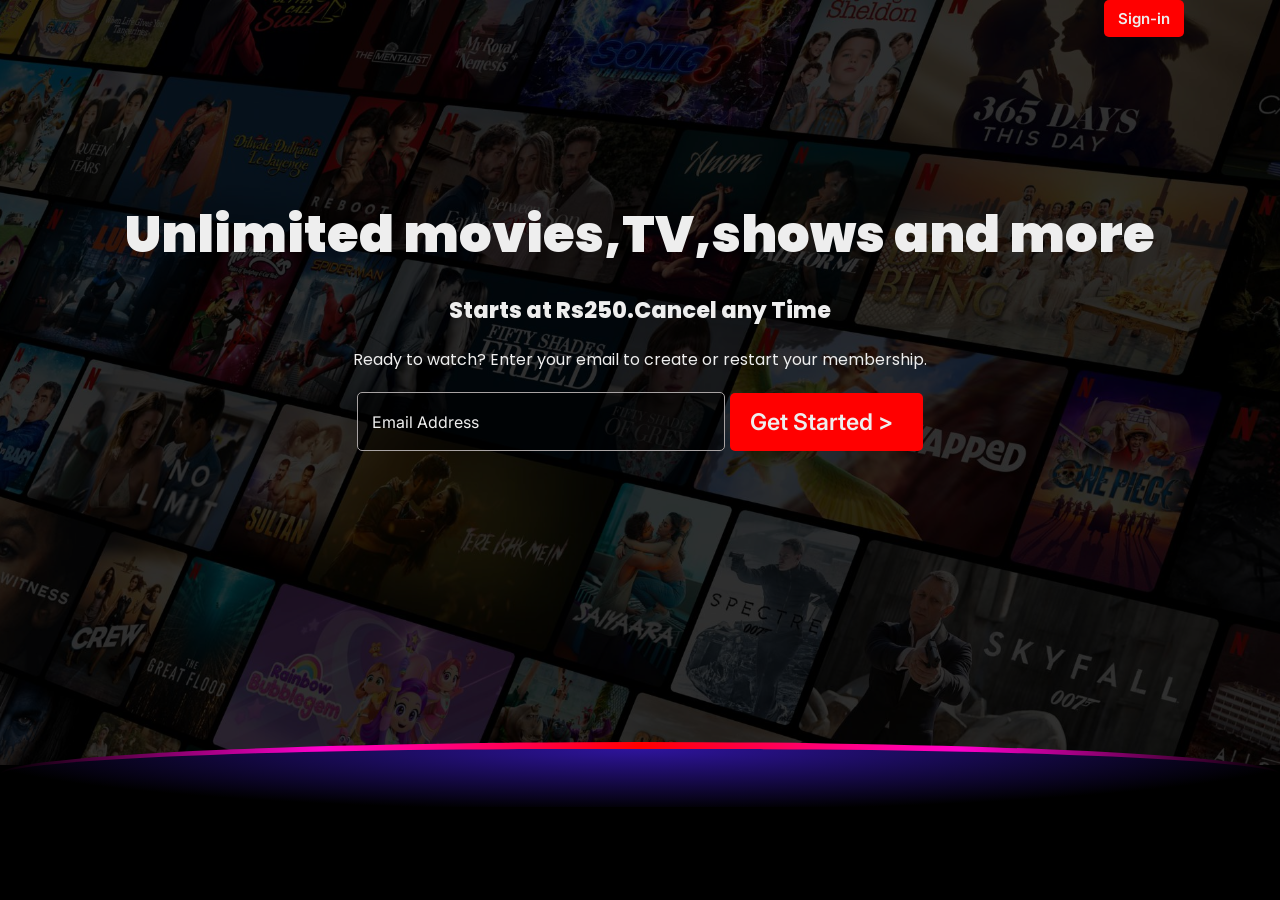
<file: Index.html>
<!doctype html>
<html lang="en">
  <head>
    <meta charset="UTF-8" />
    <meta name="viewport" content="width=device-width, initial-scale=1.0" />
    <title>Netflix</title>
    <link rel="stylesheet" href="Netflix.css" />
  </head>
  <body>
    <div class="top">
      <nav>
        <span class="img"><img src="Assets/logo.svg" alt="logo" /></span>
        <button class="sign-in">Sign-in</button>
      </nav>

      <div class="box"></div>

      <div class="hero">
        <span>Unlimited movies,TV,shows and more</span>
        <span>Starts at Rs250.Cancel any Time</span>
        <span
          >Ready to watch? Enter your email to create or restart your
          membership.</span
        >

        <div class="email-signup">
          <input
            type="email"
            name="email"
            id="email"
            placeholder=""
            autocomplete="off"
          />
          <label for="email">Email Address</label>
          <button class="get-started">Get Started ></button>
        </div>
      </div>

      <div class="separation">
        <div class="curve-out"></div>
      </div>
<main>
  <header>
    
  </header>
</main>
    </div>
  </body>
</html>
</file>
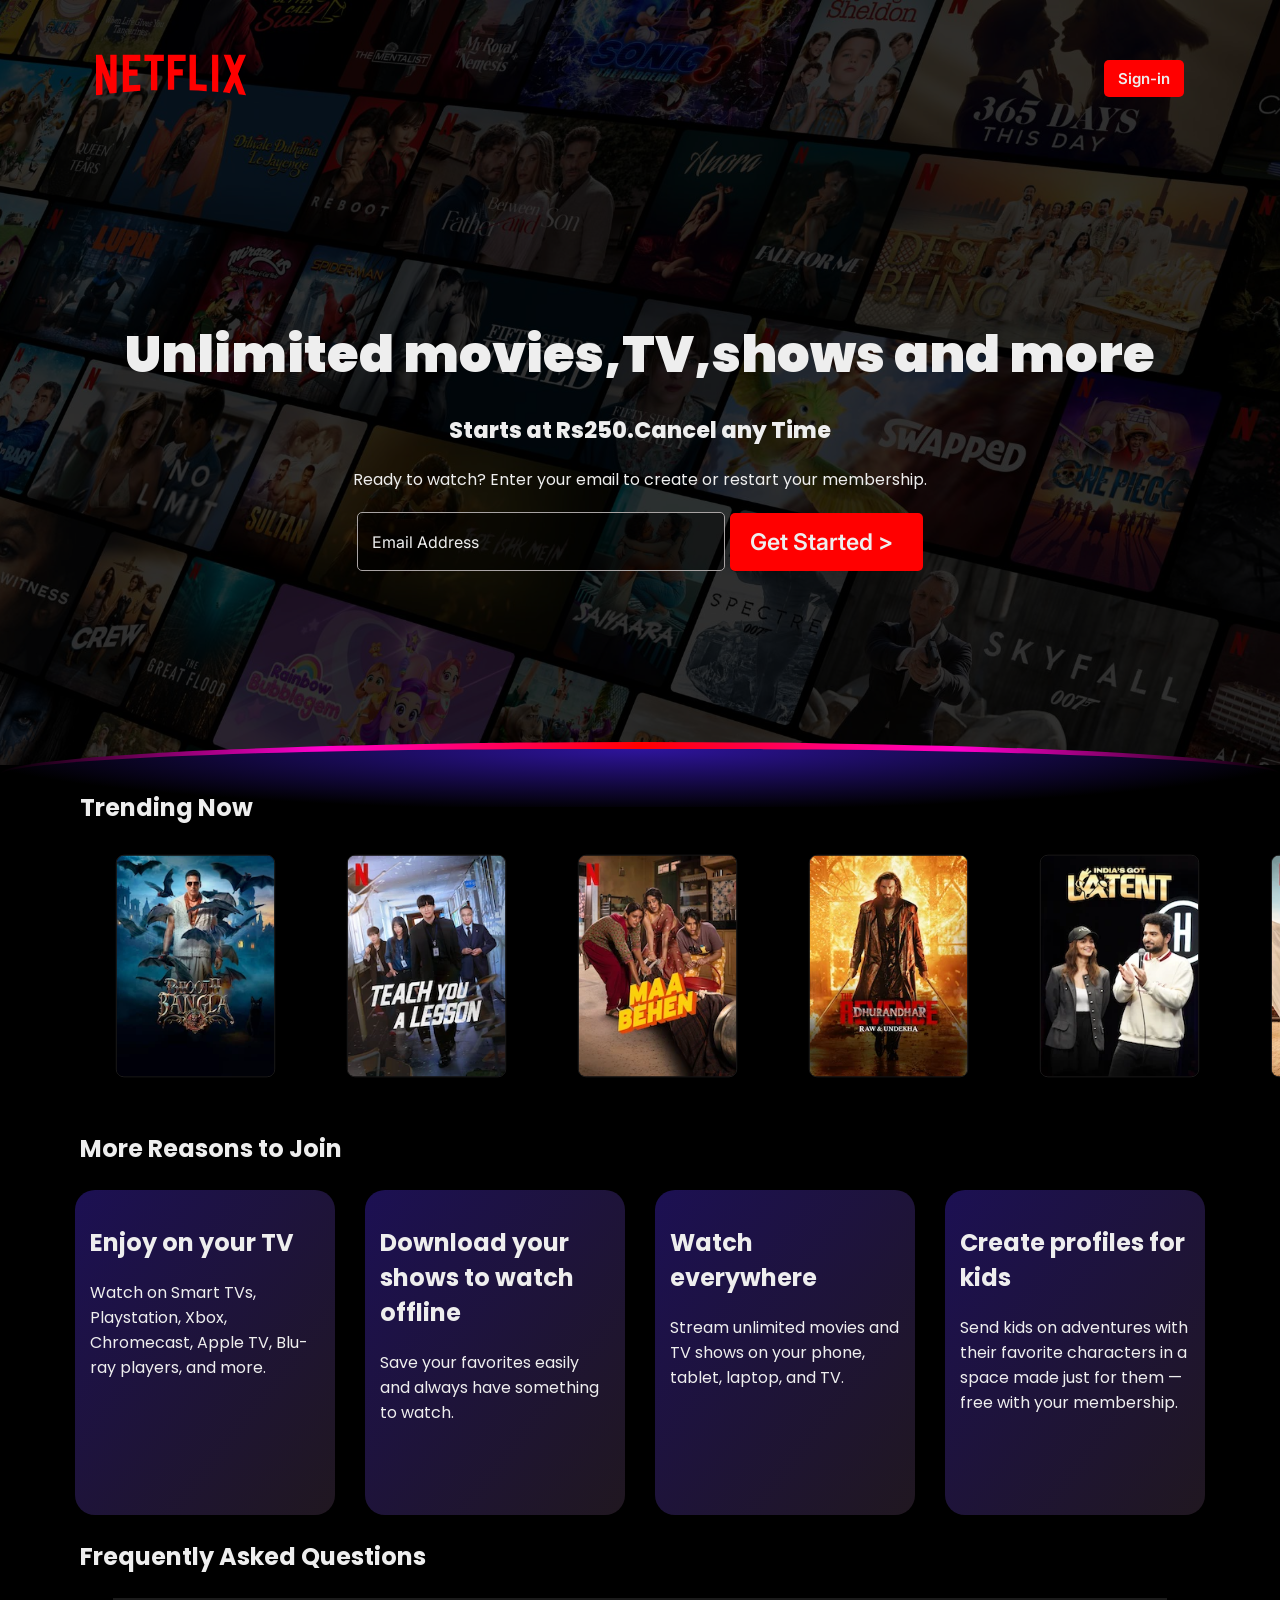
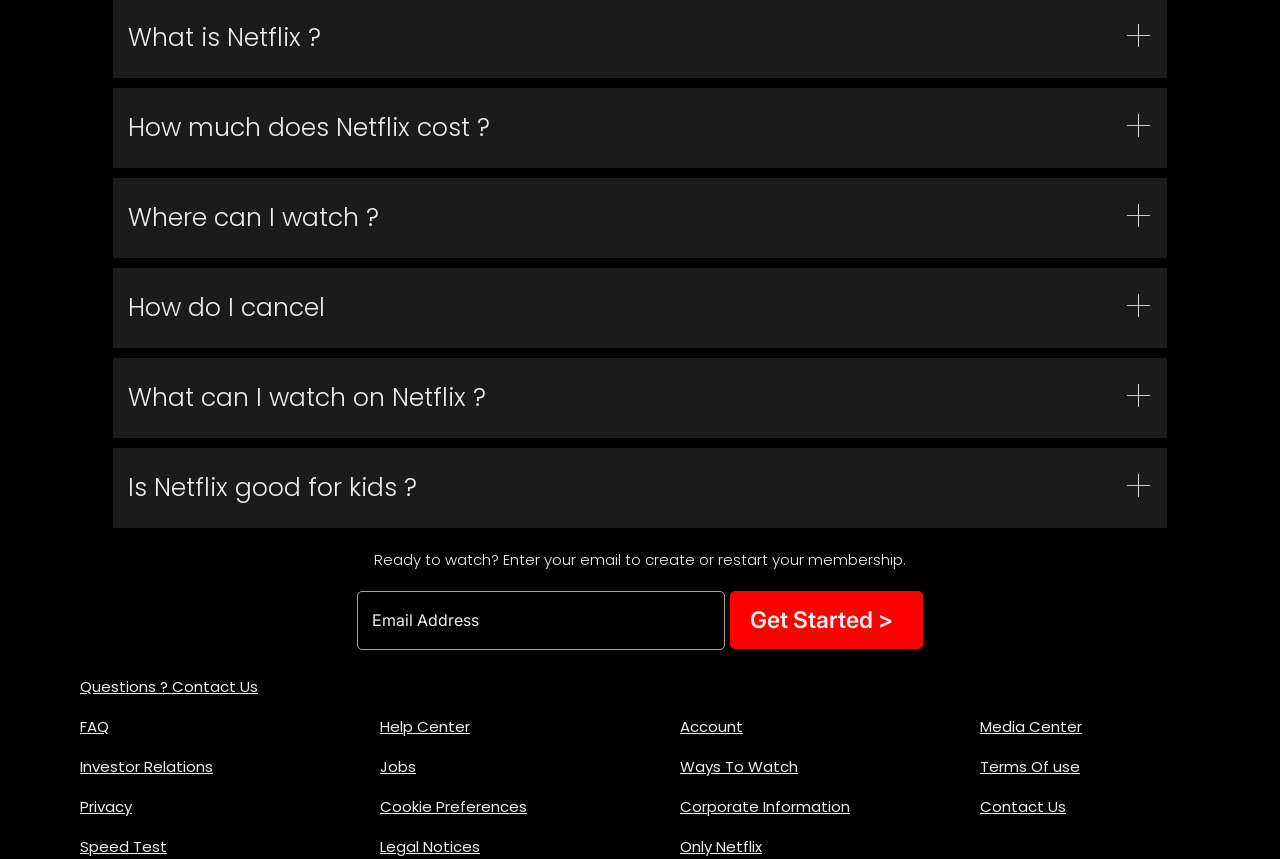
<file: index.html>
<!doctype html>
<html lang="en">

<head>
  <meta charset="UTF-8" />
  <meta name="viewport" content="width=device-width, initial-scale=1.0" />
  <title>Netflix</title>
  <link rel="stylesheet" href="Netflix.css" />
</head>

<body>
  <div class="top">
    <nav>
      <span class="logo"><img src="Assets/logo.svg" alt="logo" /></span>
      <button class="sign-in">Sign-in</button>
    </nav>

    <div class="box"></div>

    <div class="hero">
      <span>Unlimited movies,TV,shows and more</span>
      <span>Starts at Rs250.Cancel any Time</span>
      <span>Ready to watch? Enter your email to create or restart your
        membership.</span>

      <div class="email-signup">
        <input type="email" name="email" id="email" placeholder="" autocomplete="off" />
        <label for="email">Email Address</label>
        <button class="get-started">Get Started ></button>
      </div>
    </div>

    <div class="separation">
      <div class="curve-out"></div>
    </div>
    <main>
      <section class="trending-section">
        <h2> Trending Now</h2>
        <div class="trending-movies">
          <span> <img src="Assets/movie-img-1.webp" alt=""></span>
          <span> <img src="Assets/movie-img-2.webp" alt=""></span>
          <span> <img src="Assets/movie-img-3.webp" alt=""></span>
          <span> <img src="Assets/movie-img-4.webp" alt=""></span>
          <span> <img src="Assets/movie-img-5.webp" alt=""></span>
          <span> <img src="Assets/movie-img-6.webp" alt=""></span>

        </div>
      </section>

      <section class="RTJ">
        <h2>More Reasons to Join</h2>
        <div class="reasons-container">
          <div class="Reasons">
            <h2>Enjoy on your TV</h2>
            <span>Watch on Smart TVs, Playstation, Xbox, Chromecast, Apple TV, Blu-ray players, and more. </span>
          </div>
          <div class="Reasons">
            <h2>Download your shows to watch offline</h2>
            <span>Save your favorites easily and always have something to watch. </span>
          </div>
          <div class="Reasons">
            <h2>Watch everywhere</h2>
            <span>Stream unlimited movies and TV shows on your phone, tablet, laptop, and TV. </span>
          </div>
          <div class="Reasons">
            <h2>Create profiles for kids</h2>
            <span>Send kids on adventures with their favorite characters in a space made just for them — free with your
              membership. </span>
          </div>
          </div>
      </section>
      <section class="FAQ">
        <h2>Frequently Asked Questions</h2>
        <div class="FAQ-Container">
          <div class="FAQ-Box">
            <span>What is Netflix ?</span>
            <span class="plus-icon"> + </span>
          </div>
          <div class="FAQ-Box">
            <span>How much does Netflix cost ?</span>
            <span class="plus-icon"> + </span>
          </div>
          <div class="FAQ-Box">
            <span>Where can I watch ?</span>
            <span class="plus-icon"> + </span>
          </div>
          <div class="FAQ-Box">
            <span>How do I cancel</span>
            <span class="plus-icon"> + </span>
          </div>
          <div class="FAQ-Box">
            <span>What can I watch on Netflix ?</span>
            <span class="plus-icon"> + </span>
          </div>
          <div class="FAQ-Box">
            <span>Is Netflix good for kids ?</span>
            <span class="plus-icon"> + </span>
          </div>
        </div>
      </section>
      <section class="hero hero-end">
        <span>Ready to watch? Enter your email to create or restart your
          membership.</span>

        <div class="email-signup">
          <input type="email" name="email" id="email" placeholder="" autocomplete="off" />
          <label for="email">Email Address</label>
          <button class="get-started">Get Started ></button>
        </div>

      </section>
    </main>

    <footer>
      <a href="#">Questions ? Contact Us</a>
      <div>
        <ul>
          <li><a href="#">FAQ</a></li>
          <li><a href="#">Help Center</a></li>
          <li><a href="#">Account</a></li>
          <li><a href="#">Media Center</a></li>
        </ul>
        <ul>
          <li><a href="#">Investor Relations</a></li>
          <li><a href="#">Jobs</a></li>
          <li><a href="#">Ways To Watch</a></li>
          <li><a href="#">Terms Of use</a></li>
        </ul>
        <ul>
          <li><a href="#">Privacy</a></li>
          <li><a href="#">Cookie Preferences</a></li>
          <li><a href="#">Corporate Information</a></li>
          <li><a href="#">Contact Us</a></li>
        </ul>
        <ul>
          <li><a href="#">Speed Test</a></li>
          <li><a href="#">Legal Notices</a></li>
          <li><a href="#">Only Netflix</a></li>
        </ul>
      </div>
    </footer>

</body>

</html>
</file>
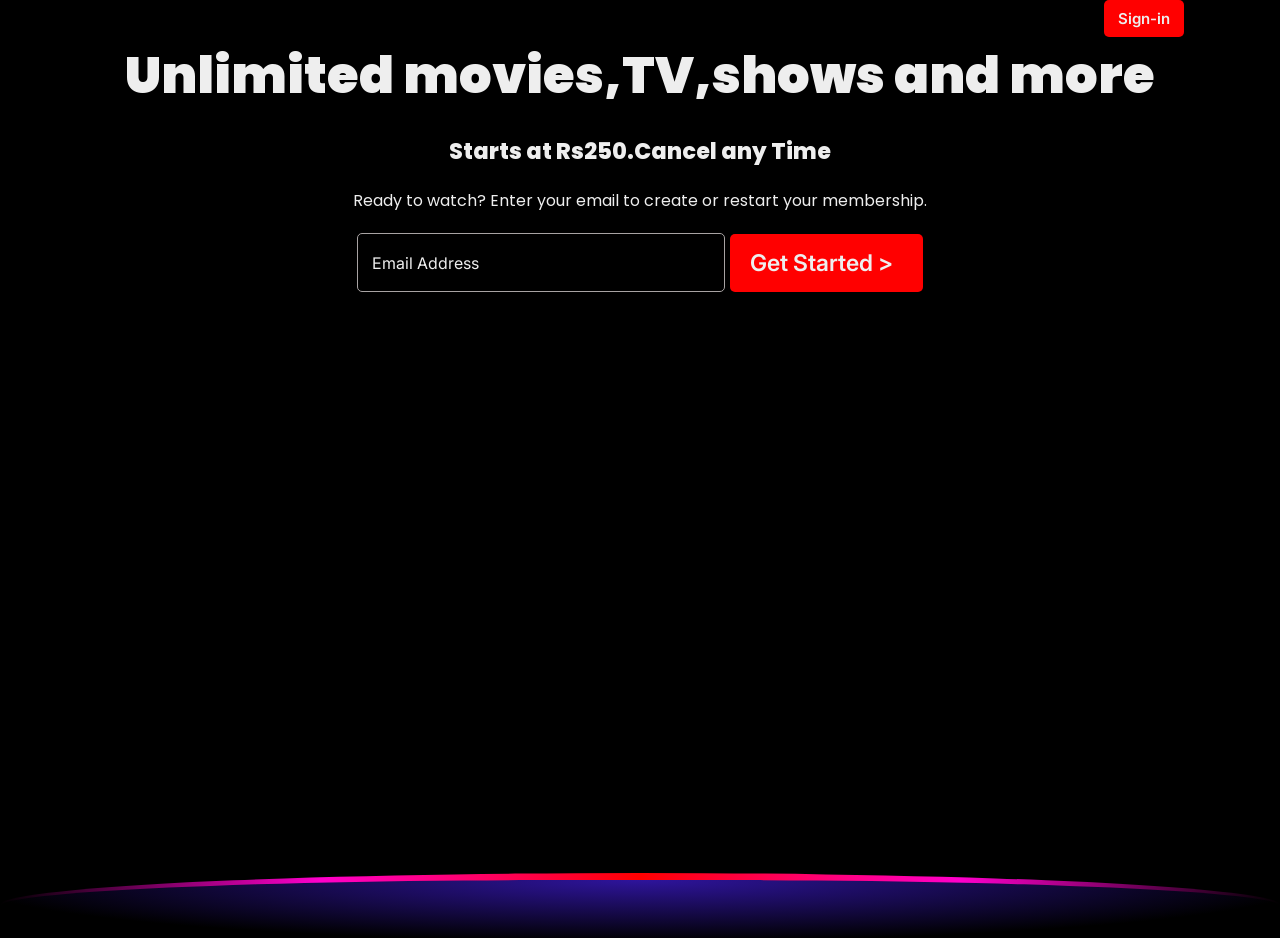
<file: Netflix.html>
<!doctype html>
<html lang="en">
  <head>
    <meta charset="UTF-8" />
    <meta name="viewport" content="width=device-width, initial-scale=1.0" />
    <title>Netflix</title>
    <link rel="stylesheet" href="Netflix.css" />
  </head>
  <body>
    <div class="main">
      <nav>
        <span class="img"><img src="Assets/logo.svg" alt="logo" /></span>
        <button class="sign-in">Sign-in</button>
      </nav>

      <div class="box"></div>

      <div class="hero">
        <span>Unlimited movies,TV,shows and more</span>
        <span>Starts at Rs250.Cancel any Time</span>
        <span
          >Ready to watch? Enter your email to create or restart your
          membership.</span
        >

        <div class="email-signup">
          <input
            type="email"
            name="email"
            id="email"
            placeholder=""
            autocomplete="off"
          />
          <label for="email">Email Address</label>
          <button class="get-started">Get Started ></button>
        </div>
      </div>

      <div class="separation">
        <div class="curve-out"></div>
      </div>
    </div>
  </body>
</html>
</file>
<file: Netflix.css>
@import url("https://fonts.googleapis.com/css2?family=Google+Sans:ital,opsz,wght@0,17..18,400..700;1,17..18,400..700&family=Inter:ital,opsz,wght@0,14..32,100..900;1,14..32,100..900&family=Lobster&family=Montserrat:ital,wght@0,100..900;1,100..900&family=Poppins:wght@300;400;500;600;700&display=swap");

:root {
  --primary-color: #eee;
}

* {
  margin: 0;
  padding: 0;
  font-family: "Poppins", sans-serif;
}

body {
  background-color: black;
}

.top {
  background-image: url(Assets/BG.jpg);

  background-size: cover;
  height: max(85vh, 45vh);
  position: relative;
  background-repeat: no-repeat;
  background-position: center center;
}

.top .box {
  opacity: 0.75;
  height: 100%;
  width: 100%;
  background-color: black;
  position: absolute;
  top: 0;
  z-index: 1;
}

nav {
  max-width: 85%;
  margin: auto;
  display: flex;
  align-items: center;
  justify-content: space-between;
}

.logo img {
  height: 150px;
  width: 150px;
  color: red;
  position: relative;
  z-index: 10;
}

nav .sign-in {
  color: var(--primary-color);
  font-family: sans-serif;
  padding: 9px 14px;
  font-size: 15px;
  font-weight: 600;
  border: none;
  outline: none;
  border-radius: 5px;
  background-color: red;
  cursor: pointer;
  z-index: 10;
  transition: all 0.5s ease;
  font-family: "Inter", sans-serif;
}

nav .sign-in:hover {
  background-color: rgb(201, 12, 12);
}

.hero {
  font-family: "Poppins", sans-serif;
  height: 75%;
  display: flex;
  position: relative;
  display: flex;
  justify-content: center;
  align-items: center;
  flex-direction: column;
  color: #eee;
  z-index: 10;
  gap: 20px;
}

.hero span:first-child {
  font-weight: 900;
  font-size: clamp(1.8rem, 5vw, 3.2rem);
  text-align: center;
  padding: 0 1rem;
}

.hero span:nth-child(2) {
  font-size: clamp(1rem, 2.5vw, 1.4rem);
  font-weight: 800;
  text-align: center;
  padding: 0 1rem;
}

.hero .email-signup {
  display: flex;
  align-items: center;
  position: relative;
}

.hero .email-signup input {
  border-radius: 5px;
  border: 1px solid #a8a3a3;
  color: var(--primary-color);
  padding: 23px 12px 18px 18px;
  width: 21rem;
  font-weight: 400;
  font-family: "Inter", sans-serif;
  background-color: rgba(0, 0, 0, 0.5);
  margin-right: 5px;
  transition: all 0.5s ease-in-out;
}

.hero .email-signup label {
  position: absolute;
  left: 0;
  left: 15px;
  top: 50%;
  font-weight: 400;
  font-family: "Inter", sans-serif;
  transform: translateY(-50%);
  color: var(--primary-color);
  transition: all 0.2s ease;
}

.hero .email-signup input:focus ~ label,
.hero .email-signup input:not(:placeholder-shown) ~ label {
  top: 8px;
  font-size: 12px;
  transform: translateY(0);
}

.hero .email-signup input:focus {
  outline: 2px solid #fff;
  box-sizing: border-box;
}

.hero .email-signup button {
  padding: 15px 30px 15px 20px;
  border-radius: 5px;
  font-size: 23px;
  font-weight: 600;
  font-family: "Inter", sans-serif;
  color: var(--primary-color);

  background-color: red;
  border: none;
  outline: none;
  transition: all 0.1s ease-in-out;
  cursor: pointer;
}

.hero .email-signup button:hover {
  background-color: rgb(190, 12, 12);
}

.separation {
  position: absolute;
  top: 97%;
  z-index: 1;
  border-bottom: none;
  height: 4rem;
  width: 100%;
  background: linear-gradient(
    to left,
    black,
    rgb(255, 0, 204),
    red,
    rgb(255, 0, 204),
    black
  );
  border-top-left-radius: 60%;
  border-top-right-radius: 60%;
}

.separation .curve-out {
  height: 90%;
  width: 100%;
  position: absolute;
  background: radial-gradient(ellipse at 50% 0, #2e149c, black 75%);
  top: 11%;
  border-top-left-radius: 45%;
  border-top-right-radius: 45%;
}

main {
  display: flex;
  flex-direction: column;
}

.trending-section h2 {
  position: relative;
  top: 35px;
  color: var(--primary-color);
  margin: 1.5rem 0 1.5rem 5rem;
  z-index: 10;
}

.trending-section .trending-movies {
  margin: 2rem 0 0 6rem;
  display: flex;
  gap: 2rem;
  overflow: auto;
}

.trending-section .trending-movies img {
  position: relative;
  top: 5px;
  width: 197px;
  height: 276px;
  object-fit: cover;
  border-radius: 10px;
  border: 1px solid #252424;
  transform: scale(0.8);
  transition: transform 0.2s ease-in-out;
  cursor: pointer;
}

.trending-section .trending-movies img:hover {
  transform: scale(0.9);
}

.RTJ > h2 {
  margin: 1.5rem 0 1.5rem 5rem;
  color: var(--primary-color);
}

.reasons-container {
  display: grid;
  grid-template-columns: repeat(4, 1fr);
  margin: 0 50px 0 50px;
  padding: 0 25px 0 25px;
  gap: 30px;
}

.Reasons {
  padding: 15px 15px 90px 15px;
  border-radius: 20px;
  border: none;
  outline: none;
  color: var(--primary-color);
  background: linear-gradient(to bottom right, #1c1053, #201720);
}

.Reasons h2,
p {
  padding: 20px 0;
}

.FAQ {
  color: var(--primary-color);
}

.FAQ h2 {
  margin: 1.5rem 0 1.5rem 5rem;
}

.FAQ-Container {
  display: flex;
  flex-direction: column;
  justify-content: center;
  align-items: center;
  font-weight: 200;
  gap: 10px;
}

.FAQ-Box {
  display: flex;
  justify-content: space-between;
  align-items: center;

  height: 50px;
  width: 80%;
  font-size: 25px;
  font-weight: 300;
  padding: 15px;
  background-color: rgba(134, 133, 133, 0.2);
  transition: all 0.2s ease;
  cursor: pointer;
}

.FAQ-Box:hover {
  background-color: rgba(196, 192, 192, 0.2);
}

.FAQ-Box .plus-icon {
  font-size: 45px;
  font-weight: 100;
}

.hero-end span:first-child {
  font-size: 15px;
  margin-top: 20px;
  font-weight: 300;
}

footer {
  margin: 1.5rem 0 1.5rem 5rem;
}

footer a {
  font-size: 15px;
  color: #eee;
}

footer ul {
  display: grid;
  grid-template-columns: repeat(4, 1fr);
  margin: 15px 0 0 0;
}

@media (max-width: 768px) {
  nav {
    flex-wrap: wrap;
  }

  .hero span {
    position: relative;
    text-align: center;
    flex-wrap: wrap;
    top: 2rem;
    padding: 0 0 2rem 0;
  }

  .hero .email-signup {
    display: flex;
    flex-direction: column;
    justify-content: center;
    align-items: center;
    gap: 15px;
    flex-wrap: wrap;
    position: relative;

    padding: 0 0 7rem 0;
  }

  .hero .email-signup label {
    position: absolute;
    top: 22px;
    left: 18px;
  }
  .hero .email-signup input {
    width: 15rem;
  }
  .hero span:first-child {
    font-weight: 900;
    font-size: 30px;
    text-align: center;
    flex-wrap: wrap;
  }

  .hero-end span:first-child {
    font-size: 15px;
    flex-wrap: wrap;
    font-weight: 200;
  }

  .hero-end .email-signup {
    position: relative;
    top: 1rem;
  }
  .hero-end .email-signup input {
    width: 20rem;
  }
  .hero span:nth-child(2) {
    font-size: 20px;
    font-weight: 800;
    flex-wrap: wrap;
  }

  .hero span:nth-child(3) {
    flex-wrap: wrap;
  }
  .main {
    margin-top: 5rem;
  }
  .trending-section .trending-movies {
    margin: 2rem 0 0 4rem;
  }
  .RTJ > h2 {
    margin: 1.5rem 0 1.5rem 3rem;
  }
  .top {
    background-size: cover;
  }

  .separation .curve-out {
    border-top-left-radius: 40%;
    border-top-right-radius: 40%;
  }

  .reasons-container {
    display: grid;
    grid-template-columns: 1fr;
    padding: 0 25px 0 25px;
    margin: 10px;
  }

  .FAQ h2 {
    margin: 1.5rem 0 1.5rem 2rem;
  }
  .FAQ-Box span:first-child {
    font-size: 20px;
    padding-right: 10px;
  }
  .FAQ-Box .plus-icon {
    font-size: 35px;
  }
  footer ul {
    display: grid;
    grid-template-columns: 1fr;
    gap: 15px;
    margin: 15px 0 0 0;
  }
}
</file>
